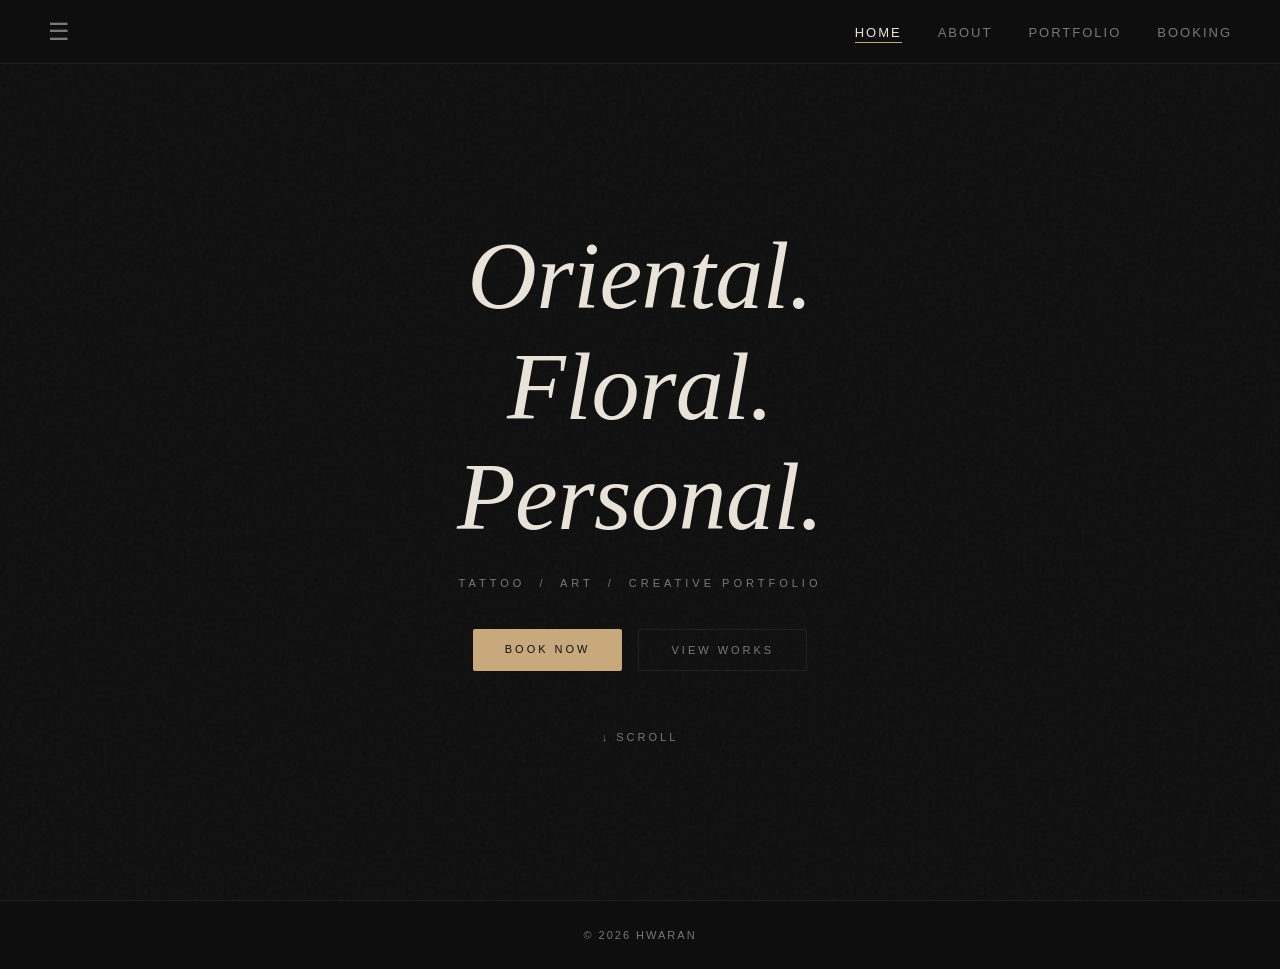
<file: index.html>
<!DOCTYPE html>
<html lang="en">
<head>
    <meta charset="UTF-8">
    <meta name="viewport" content="width=device-width, initial-scale=1.0"/>
    <title>Hwa Ran</title>
    <link rel="stylesheet" href="style.css"/>
</head>

<body>

<input type="checkbox" id="menu-toggle">

<header>
    <nav class="navbar">
        <label for="menu-toggle" class="menu-icon">☰</label>
        <ul class="nav-links">
            <li><a href="index.html" class="active">Home</a></li>
            <li><a href="about.html">About</a></li>
            <li><a href="portfolio.html">Portfolio</a></li>
            <li><a href="booking.html">Booking</a></li>
        </ul>
    </nav>
</header>

<aside class="sidebar">
    <h3>Hwa Ran</h3>
    <ul>
        <li><a href="https://www.instagram.com/hwa.ran_tattoo/" target="_blank">Instagram</a></li>
        <li>Artworks</li>
        <li>Contact</li>
    </ul>
</aside>

<label for="menu-toggle" class="overlay"></label>

<main class="main-content">
    <section class="hero">
        <div class="hero-text fade-in">
            <h1>
                Oriental.<br>
                Floral.<br>
                Personal.
            </h1>
            <p>Tattoo &nbsp;/&nbsp; Art &nbsp;/&nbsp; Creative Portfolio</p>
            <div class="hero-buttons">
                <a href="booking.html">Book Now</a>
                <a href="portfolio.html">View Works</a>
            </div>
            <div class="scroll-down">↓ Scroll</div>
        </div>
    </section>
</main>

<footer class="bottom-banner">
    <p>&copy; 2026 HwaRan</p>
</footer>

</body>
</html>
</file>
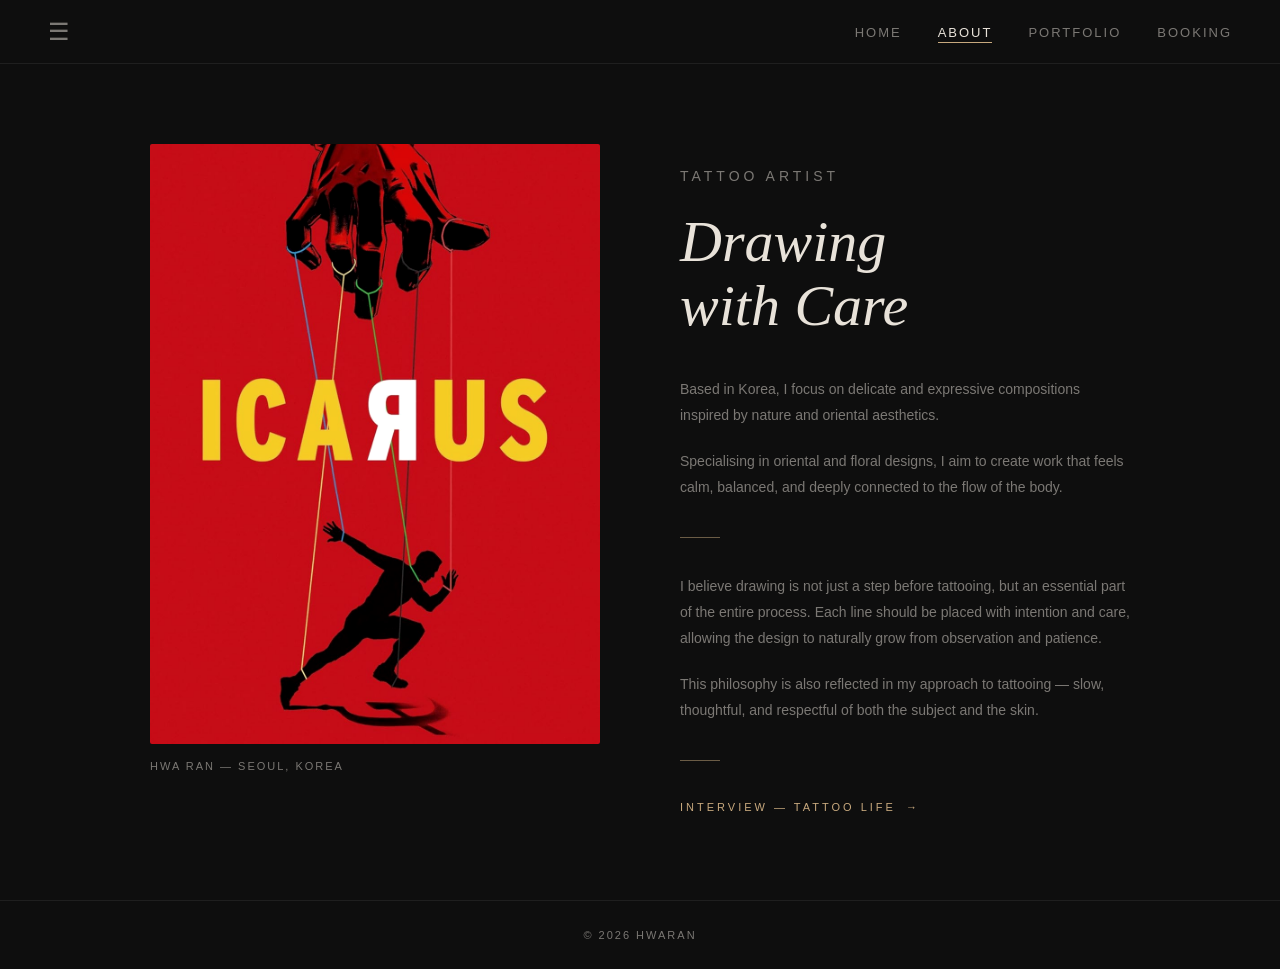
<file: about.html>
<!DOCTYPE html>
<html lang="en">
<head>
    <meta charset="UTF-8">
    <meta name="viewport" content="width=device-width, initial-scale=1.0"/>
    <title>About | Hwa Ran</title>
    <link rel="stylesheet" href="style.css"/>
</head>

<body>

<input type="checkbox" id="menu-toggle">

<header>
    <nav class="navbar">
        <label for="menu-toggle" class="menu-icon">☰</label>
        <ul class="nav-links">
            <li><a href="index.html">Home</a></li>
            <li><a href="about.html" class="active">About</a></li>
            <li><a href="portfolio.html">Portfolio</a></li>
            <li><a href="booking.html">Booking</a></li>
        </ul>
    </nav>
</header>

<aside class="sidebar">
    <h3>Hwa Ran</h3>
    <ul>
        <li><a href="https://www.instagram.com/hwa.ran_tattoo/" target="_blank">Instagram</a></li>
        <li>Artworks</li>
        <li>Contact</li>
    </ul>
</aside>

<label for="menu-toggle" class="overlay"></label>

<main class="main-content">
    <section class="about-page fade-in">

        <!-- LEFT: IMAGE -->
        <div class="about-image-col">
            <img src="img/yj2.jpg" alt="Hwa Ran">
            <p class="about-image-caption">Hwa Ran — Seoul, Korea</p>
        </div>

        <!-- RIGHT: TEXT -->
        <div class="about-text-col">

            <p class="about-eyebrow">Tattoo Artist</p>

            <h2>Drawing<br>with Care</h2>

            <p>
                Based in Korea, I focus on delicate and expressive compositions
                inspired by nature and oriental aesthetics.
            </p>

            <p>
                Specialising in oriental and floral designs, I aim to create work
                that feels calm, balanced, and deeply connected to the flow of the body.
            </p>

            <div class="about-divider"></div>

            <p>
                I believe drawing is not just a step before tattooing, but an essential
                part of the entire process. Each line should be placed with intention
                and care, allowing the design to naturally grow from observation and patience.
            </p>

            <p>
                This philosophy is also reflected in my approach to tattooing —
                slow, thoughtful, and respectful of both the subject and the skin.
            </p>

            <div class="about-divider"></div>

            <a class="about-link"
               href="https://www.tattoolife.com/hwaran-and-the-importance-of-drawing-with-care/"
               target="_blank">
                Interview — Tattoo Life
            </a>

        </div>

    </section>
</main>

<footer class="bottom-banner">
    <p>&copy; 2026 HwaRan</p>
</footer>

</body>
</html>
</file>
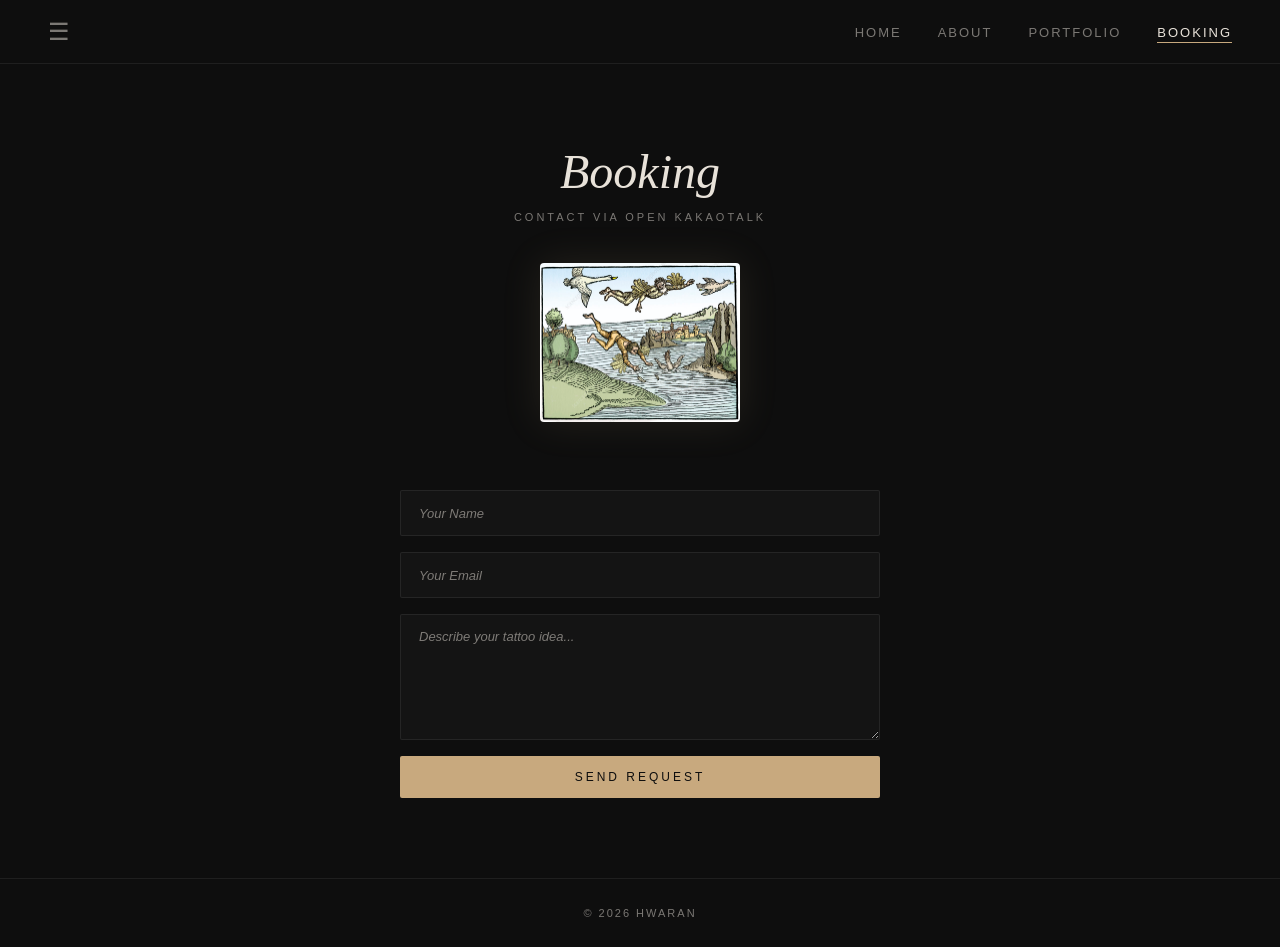
<file: booking.html>
<!DOCTYPE html>
<html lang="en">
<head>
    <meta charset="UTF-8">
    <meta name="viewport" content="width=device-width, initial-scale=1.0"/>
    <title>Booking | Hwa Ran</title>
    <link rel="stylesheet" href="style.css"/>
</head>

<body>

<input type="checkbox" id="menu-toggle">

<header>
    <nav class="navbar">
        <label for="menu-toggle" class="menu-icon">☰</label>
        <ul class="nav-links">
            <li><a href="index.html">Home</a></li>
            <li><a href="about.html">About</a></li>
            <li><a href="portfolio.html">Portfolio</a></li>
            <li><a href="booking.html" class="active">Booking</a></li>
        </ul>
    </nav>
</header>

<aside class="sidebar">
    <h3>Hwa Ran</h3>
    <ul>
        <li><a href="https://www.instagram.com/hwa.ran_tattoo/" target="_blank">Instagram</a></li>
        <li>Artworks</li>
        <li>Contact</li>
    </ul>
</aside>

<label for="menu-toggle" class="overlay"></label>

<main class="main-content">
    <section class="booking fade-in">

        <h2>Booking</h2>
        <p>Contact via Open KakaoTalk</p>

        <div class="qr-area">
            <img src="img/qr.jpg" alt="KakaoTalk QR Code"/>
        </div>

   <form class="booking-form"
              action="mailto:soalte@icloud.com"
              method="post"
              enctype="text/plain">

            <input type="text"  placeholder="Your Name"  required>
            <input type="email" placeholder="Your Email" required>
            <textarea placeholder="Describe your tattoo idea..." rows="6" required></textarea>
            <button type="submit">Send Request</button>
        </form>

    </section>
</main>

<footer class="bottom-banner">
    <p>&copy; 2026 HwaRan</p>
</footer>

</body>
</html>
</file>
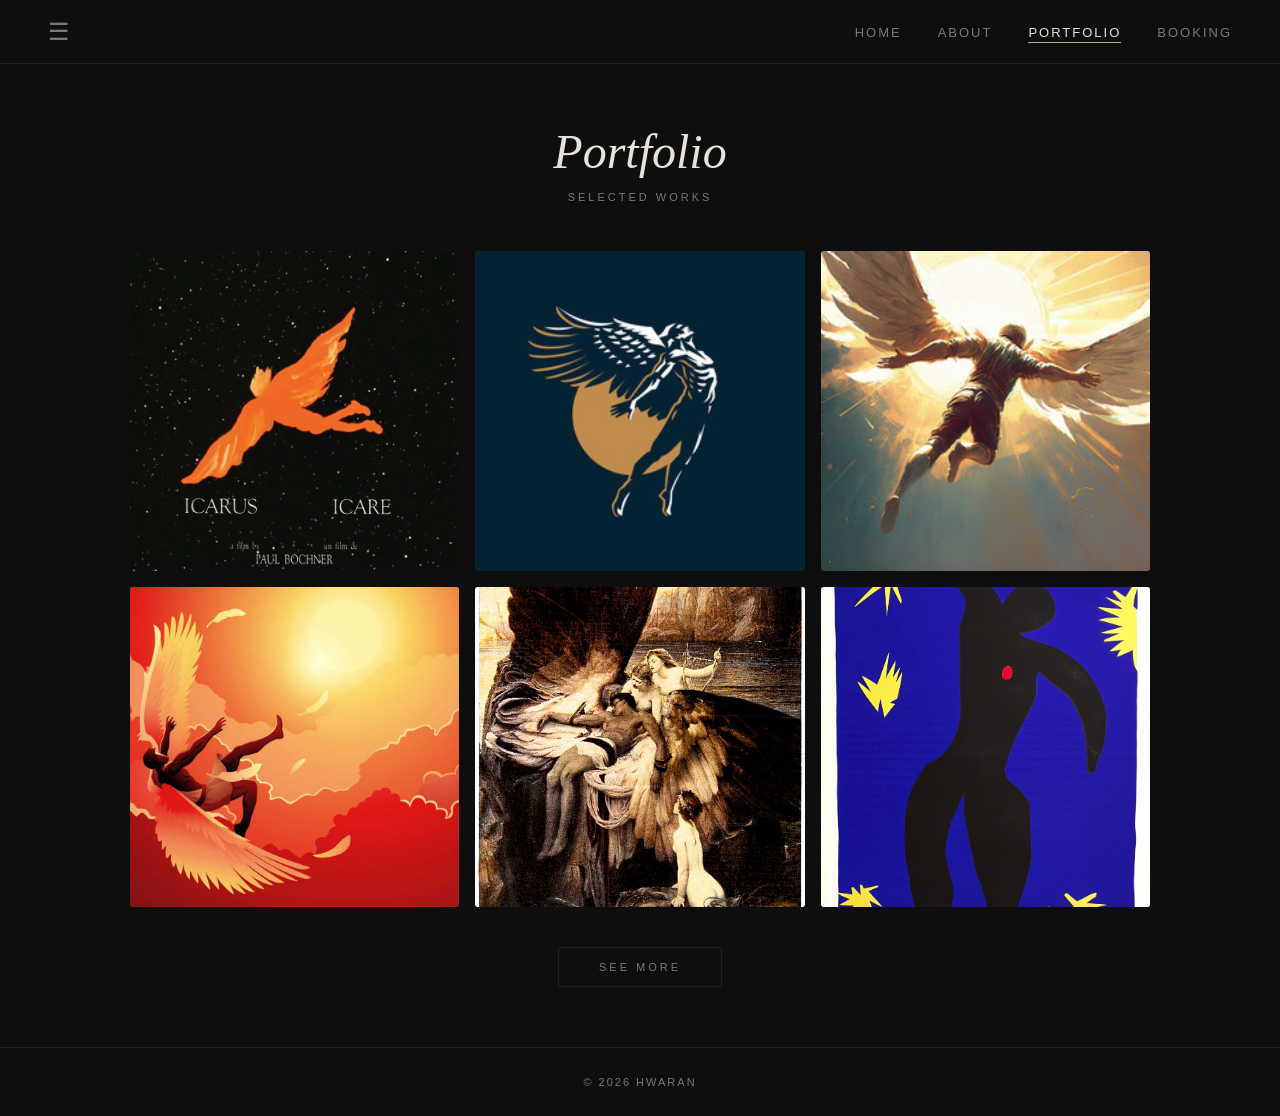
<file: portfolio.html>
<!DOCTYPE html>
<html lang="en">
<head>
    <meta charset="UTF-8">
    <meta name="viewport" content="width=device-width, initial-scale=1.0"/>
    <title>Portfolio | Hwa Ran</title>
    <link rel="stylesheet" href="style.css"/>
</head>

<body>

<input type="checkbox" id="menu-toggle">

<header>
    <nav class="navbar">
        <label for="menu-toggle" class="menu-icon">☰</label>
        <ul class="nav-links">
            <li><a href="index.html">Home</a></li>
            <li><a href="about.html">About</a></li>
            <li><a href="portfolio.html" class="active">Portfolio</a></li>
            <li><a href="booking.html">Booking</a></li>
        </ul>
    </nav>
</header>

<aside class="sidebar">
    <h3>Hwa Ran</h3>
    <ul>
        <li><a href="https://www.instagram.com/hwa.ran_tattoo/" target="_blank">Instagram</a></li>
        <li>Artworks</li>
        <li>Contact</li>
    </ul>
</aside>

<label for="menu-toggle" class="overlay"></label>

<main class="main-content">
    <section class="portfolio fade-in">

        <h2>Portfolio</h2>
        <p class="portfolio-subtitle">Selected Works</p>

        <!-- See More toggle (checkbox trick) -->
        <input type="checkbox" id="show-more">

        <div class="portfolio-grid">

            <!-- first 6 immer da -->
            <a href="#lb1" class="lb-thumb">
                <img src="img/wk1.jpg" alt="Work 1">
            </a>
            <div id="lb1" class="lightbox">
                <a href="#" class="lb-close" aria-label="Close"></a>
                <img src="img/wk1.jpg" alt="Work 1">
            </div>

            <a href="#lb2" class="lb-thumb">
                <img src="img/wk2.jpg" alt="Work 2">
            </a>
            <div id="lb2" class="lightbox">
                <a href="#" class="lb-close" aria-label="Close"></a>
                <img src="img/wk2.jpg" alt="Work 2">
            </div>

            <a href="#lb3" class="lb-thumb">
                <img src="img/wk3.jpg" alt="Work 3">
            </a>
            <div id="lb3" class="lightbox">
                <a href="#" class="lb-close" aria-label="Close"></a>
                <img src="img/wk3.jpg" alt="Work 3">
            </div>

            <a href="#lb4" class="lb-thumb">
                <img src="img/wk4.jpg" alt="Work 4">
            </a>
            <div id="lb4" class="lightbox">
                <a href="#" class="lb-close" aria-label="Close"></a>
                <img src="img/wk4.jpg" alt="Work 4">
            </div>

            <a href="#lb5" class="lb-thumb">
                <img src="img/wk5.jpg" alt="Work 5">
            </a>
            <div id="lb5" class="lightbox">
                <a href="#" class="lb-close" aria-label="Close"></a>
                <img src="img/wk5.jpg" alt="Work 5">
            </div>

            <a href="#lb6" class="lb-thumb">
                <img src="img/wk6.jpg" alt="Work 6">
            </a>
            <div id="lb6" class="lightbox">
                <a href="#" class="lb-close" aria-label="Close"></a>
                <img src="img/wk6.jpg" alt="Work 6">
            </div>

            <!--extra — hide default, show-more:checked dann an -->
            <a href="#lb7" class="lb-thumb extra">
                <img src="img/wk7.jpg" alt="Work 7">
            </a>
            <div id="lb7" class="lightbox">
                <a href="#" class="lb-close" aria-label="Close"></a>
                <img src="img/wk7.jpg" alt="Work 7">
            </div>

            <a href="#lb8" class="lb-thumb extra">
                <img src="img/wk8.jpg" alt="Work 8">
            </a>
            <div id="lb8" class="lightbox">
                <a href="#" class="lb-close" aria-label="Close"></a>
                <img src="img/wk8.jpg" alt="Work 8">
            </div>

            <a href="#lb9" class="lb-thumb extra">
                <img src="img/wk9.jpg" alt="Work 9">
            </a>
            <div id="lb9" class="lightbox">
                <a href="#" class="lb-close" aria-label="Close"></a>
                <img src="img/wk9.jpg" alt="Work 9">
            </div>

            <!-- wenn mehr dann, class="lb-thumb extra" hinzufuegen -->

        </div>

        <!-- btn  — jeweils  -->
        <label for="show-more" class="see-more-btn">
            <span class="label-more">See More</span>
            <span class="label-less">Show Less</span>
        </label>

    </section>
</main>

<footer class="bottom-banner">
    <p>&copy; 2026 HwaRan</p>
</footer>

</body>
</html>
</file>
<file: style.css>
/* =========================
   RESET
========================= */

* {
    margin: 0;
    padding: 0;
    box-sizing: border-box;
}

/* =========================
   FONTS
========================= */

@import url('https://fonts.googleapis.com/css2?family=Cormorant+Garamond:ital,wght@0,300;0,400;1,300;1,400&family=Noto+Sans+KR:wght@300;400&display=swap');

/* =========================
   CSS VARIABLES
========================= */

:root {
    --bg:        #0e0e0e;
    --surface:   #141414;
    --border:    rgba(255,255,255,0.07);
    --accent:    #c8a97e;        /* warm gold */
    --accent2:   #ff4d6d;
    --text:      #e8e2d9;
    --muted:     rgba(232,226,217,0.5);
    --nav-h:     64px;
}

/* =========================
   BASE
========================= */

body {
    font-family: 'Noto Sans KR', sans-serif;
    background: var(--bg);
    color: var(--text);
    overflow-x: hidden;
}

/* =========================
   HEADER / NAV
========================= */

header {
    position: fixed;
    top: 0;
    left: 0;
    width: 100%;
    height: var(--nav-h);

    background: var(--bg);           
    border-bottom: 1px solid var(--border);

    z-index: 1000;
}

/* NAV CONTAINER */
.navbar {
    height: 100%;
    display: flex;
    align-items: center;
    justify-content: space-between;
    padding: 0 48px;
}

/* =========================
   MENU TOGGLE
========================= */

#menu-toggle {
    display: none;
}

/* ☰ BUTTON */
.menu-icon {
    font-size: 24px;
    cursor: pointer;
    color: var(--muted);
    letter-spacing: 2px;
    transition: color 0.3s;
    user-select: none;
}

.menu-icon:hover {
    color: var(--text);
}

/* NAV LINKS */
.nav-links {
    list-style: none;
    display: flex;
    gap: 36px;
}

.nav-links a {
    text-decoration: none;
    color: var(--muted);
    font-size: 13px;
    letter-spacing: 2px;
    text-transform: uppercase;
    transition: color 0.3s;
}

.nav-links a:hover {
    color: var(--accent);
}

/* 현재 페이지 표시 */
.nav-links a.active {
    color: var(--text);
    border-bottom: 1px solid var(--accent);
    padding-bottom: 2px;
}

/* =========================
   SIDEBAR
========================= */

.sidebar {
    position: fixed;
    top: 0;
    left: 0;

    width: 240px;
    height: 100vh;

    background: var(--surface);
    border-right: 1px solid var(--border);

    padding: 32px 28px;
    padding-top: calc(var(--nav-h) + 32px);   /* ✅ nav 높이 아래서 시작 */

    transform: translateX(-260px);
    transition: transform 0.35s cubic-bezier(0.4,0,0.2,1);

    z-index: 1001;
}

/* OPEN SIDEBAR */
#menu-toggle:checked ~ .sidebar {
    transform: translateX(0);
}

/* SIDEBAR TITLE */
.sidebar h3 {
    font-family: 'Cormorant Garamond', serif;
    font-size: 22px;          /* ✅ 글씨 크게 */
    font-weight: 300;
    letter-spacing: 3px;
    color: var(--accent);
    margin-bottom: 32px;
    text-transform: uppercase;
}

/* SIDEBAR LIST */
.sidebar ul {
    list-style: none;
}

.sidebar li {
    margin: 0;
    border-bottom: 1px solid var(--border);
}

.sidebar li:first-child {
    border-top: 1px solid var(--border);
}

/* SIDEBAR LINKS & ITEMS */
.sidebar li a,
.sidebar li span,
.sidebar li {
    display: block;
    padding: 14px 0;

    font-size: 13px;          
    letter-spacing: 2.5px;
    text-transform: uppercase;
    text-decoration: none;      
    color: var(--muted);        

    cursor: pointer;
    transition: color 0.25s, padding-left 0.25s;
}

.sidebar li a:hover,
.sidebar li:hover {
    color: var(--accent);
    padding-left: 6px;
}

/* =========================
   OVERLAY
========================= */

.overlay {
    position: fixed;
    inset: 0;

    background: rgba(0,0,0,0.6);
    backdrop-filter: blur(2px);

    opacity: 0;
    visibility: hidden;

    transition: 0.3s ease;

    z-index: 1000;
    pointer-events: none;
}

/* SHOW OVERLAY */
#menu-toggle:checked ~ .overlay {
    pointer-events: auto;
    opacity: 1;
    visibility: visible;
}

/* =========================
   MAIN CONTENT
========================= */

.main-content {
    margin-top: var(--nav-h);
    padding: 0;
}

/* =========================
   HERO
========================= */

.hero {
    min-height: calc(100vh - var(--nav-h));
    display: flex;
    justify-content: center;
    align-items: center;
    text-align: center;

    background: var(--bg);    
    position: relative;
    overflow: hidden;
}

/* subtle grain texture */
.hero::before {
    content: '';
    position: absolute;
    inset: 0;
    background-image: url("data:image/svg+xml,%3Csvg viewBox='0 0 256 256' xmlns='http://www.w3.org/2000/svg'%3E%3Cfilter id='noise'%3E%3CfeTurbulence type='fractalNoise' baseFrequency='0.9' numOctaves='4' stitchTiles='stitch'/%3E%3C/filter%3E%3Crect width='100%25' height='100%25' filter='url(%23noise)' opacity='0.03'/%3E%3C/svg%3E");
    pointer-events: none;
}

.hero-text {
    position: relative;
    z-index: 1;
}

.hero h1 {
    font-family: 'Cormorant Garamond', serif;
    font-size: clamp(52px, 8vw, 96px);
    font-weight: 300;
    font-style: italic;
    line-height: 1.15;
    letter-spacing: -0.5px;
    color: var(--text);
}

.hero p {
    margin-top: 24px;
    font-size: 11px;
    letter-spacing: 4px;
    text-transform: uppercase;
    color: var(--muted);
}

/* HERO BUTTONS */
.hero-buttons {
    margin-top: 40px;
    display: flex;
    gap: 16px;
    justify-content: center;
}

.hero-buttons a {
    text-decoration: none;
    font-size: 11px;
    letter-spacing: 3px;
    text-transform: uppercase;
    padding: 14px 32px;
    border-radius: 2px;
    transition: all 0.3s;
}

.hero-buttons a:first-child {
    background: var(--accent);
    color: #0e0e0e;
}

.hero-buttons a:first-child:hover {
    background: #d4b88e;
}

.hero-buttons a:last-child {
    border: 1px solid var(--border);
    color: var(--muted);
}

.hero-buttons a:last-child:hover {
    border-color: var(--accent);
    color: var(--accent);
}

/* SCROLL DOWN */
.scroll-down {
    margin-top: 60px;
    font-size: 11px;
    letter-spacing: 3px;
    text-transform: uppercase;
    color: var(--muted);
    animation: float 2.5s ease-in-out infinite;
}

@keyframes float {
    0%, 100% { transform: translateY(0); }
    50% { transform: translateY(6px); }
}

/* =========================
   FOOTER
========================= */

.bottom-banner {
    text-align: center;
    padding: 28px;
    border-top: 1px solid var(--border);
    font-size: 11px;
    letter-spacing: 2px;
    text-transform: uppercase;
    color: var(--muted);
    background: var(--bg);
}

/* =========================
   MOBILE
========================= */

@media (max-width: 768px) {

    
    header {
        position: fixed;
        width: 100vw;         
        left: 0;
    }

    .navbar {
        padding: 0 16px;
        gap: 8px;
    }

   
    .nav-links {
        gap: 14px;
    }

    .nav-links a {
        font-size: 10px;
        letter-spacing: 1px;
    }

    .menu-icon {
        font-size: 20px;
    }

    /* SIDEBAR */
    .sidebar {
        width: 200px;
    }

    /* HERO */
    .hero h1 {
        font-size: clamp(38px, 10vw, 56px);
    }

    .hero-buttons {
        flex-direction: column;
        align-items: center;
        gap: 12px;
    }

    .hero-buttons a {
        width: 200px;
        text-align: center;
    }

    /* ABOUT */
    .about-page {
        grid-template-columns: 1fr;
        padding: 32px 20px;
        gap: 32px;
    }

    .about-image-col {
        position: static;
    }

    .about-image-col img {
        aspect-ratio: 4/3;
    }

    /* PORTFOLIO */
    .portfolio {
        padding: 40px 16px;
    }

    .portfolio-grid {
        grid-template-columns: 1fr 1fr;
        gap: 10px;
    }

    .lb-thumb img {
        height: 180px;
    }

    /* BOOKING */
    .booking {
        padding: 48px 20px;
    }
}


/* =========================
   ABOUT PAGE 
========================= */

.about-page {
    min-height: calc(100vh - var(--nav-h));
    display: grid;
    grid-template-columns: 1fr 1fr;
    max-width: 1100px;
    margin: 0 auto;
    padding: 80px 60px;
    gap: 80px;
    align-items: start;
}

/* LEFT: IMAGE COLUMN */
.about-image-col {
    position: sticky;
    top: calc(var(--nav-h) + 40px);
}

.about-image-col img {
    width: 100%;
    aspect-ratio: 3/4;
    object-fit: cover;
    border-radius: 2px;
    display: block;
    filter: grayscale(20%) contrast(1.05);
}

.about-image-caption {
    margin-top: 16px;
    font-size: 11px;
    letter-spacing: 2px;
    text-transform: uppercase;
    color: var(--muted);
}

/* RIGHT: TEXT COLUMN */
.about-text-col {
    padding-top: 20px;
}

.about-eyebrow {
    font-size: 10px;
    letter-spacing: 4px;
    text-transform: uppercase;
    color: var(--accent);
    margin-bottom: 24px;
}

.about-text-col h2 {
    font-family: 'Cormorant Garamond', serif;
    font-size: clamp(36px, 5vw, 58px);
    font-weight: 300;
    font-style: italic;
    line-height: 1.1;
    margin-bottom: 40px;
    color: var(--text);
}

.about-text-col p {
    font-size: 14px;
    line-height: 1.85;
    color: var(--muted);
    margin-bottom: 20px;
}

.about-divider {
    width: 40px;
    height: 1px;
    background: var(--accent);
    margin: 36px 0;
    opacity: 0.5;
}

.about-link {
    display: inline-flex;
    align-items: center;
    gap: 10px;
    font-size: 11px;
    letter-spacing: 3px;
    text-transform: uppercase;
    color: var(--accent);
    text-decoration: none;
    border-bottom: 1px solid transparent;
    padding-bottom: 2px;
    transition: border-color 0.3s;
}

.about-link:hover {
    border-color: var(--accent);
}

.about-link::after {
    content: '→';
}

@media (max-width: 768px) {
    .about-page {
        grid-template-columns: 1fr;
        padding: 40px 24px;
        gap: 40px;
    }
    .about-image-col {
        position: static;
    }
}

/* =========================
   PORTFOLIO PAGE
========================= */

.portfolio {
    max-width: 1100px;
    margin: 0 auto;
    padding: 60px 40px;
    text-align: center;
}

.portfolio h2 {
    font-family: 'Cormorant Garamond', serif;
    font-size: 48px;
    font-weight: 300;
    font-style: italic;
    margin-bottom: 12px;
}

.portfolio-subtitle {
    font-size: 11px;
    letter-spacing: 3px;
    text-transform: uppercase;
    color: var(--muted);
    margin-bottom: 48px;
}

.portfolio-grid {
    display: grid;
    grid-template-columns: repeat(auto-fit, minmax(260px, 1fr));
    gap: 16px;
}

.portfolio-grid img {
    width: 100%;
    height: 320px;
    object-fit: cover;
    border-radius: 2px;
    transition: 0.4s ease;
    filter: grayscale(10%);
}

.portfolio-grid img:hover {
    transform: scale(1.02);
    filter: grayscale(0%);
    box-shadow: 0 16px 40px rgba(0,0,0,0.5);
}

/* =========================
   BOOKING PAGE
========================= */

.booking {
    max-width: 560px;
    margin: 0 auto;
    padding: 80px 40px;
    text-align: center;
}

.booking h2 {
    font-family: 'Cormorant Garamond', serif;
    font-size: 48px;
    font-weight: 300;
    font-style: italic;
    margin-bottom: 12px;
}

.booking > p {
    font-size: 11px;
    letter-spacing: 3px;
    text-transform: uppercase;
    color: var(--muted);
    margin-bottom: 40px;
}

.qr-area img {
    width: 200px;
    max-width: 80%;
    border-radius: 4px;
    box-shadow: 0 0 40px rgba(200,169,126,0.12);
    margin-bottom: 16px;
}

.booking-form {
    width: 100%;
    margin: 48px auto 0;
    display: flex;
    flex-direction: column;
    gap: 16px;
}

.booking-form input,
.booking-form textarea {
    width: 100%;
    padding: 14px 18px;
    background: var(--surface);
    border: 1px solid var(--border);
    color: var(--text);
    font-family: 'Noto Sans KR', sans-serif;
    font-size: 14px;
    border-radius: 2px;
    outline: none;
    transition: border-color 0.3s, box-shadow 0.3s;
}

.booking-form input:focus,
.booking-form textarea:focus {
    border-color: var(--accent);
    box-shadow: 0 0 0 3px rgba(200,169,126,0.08);
}

.booking-form input::placeholder,
.booking-form textarea::placeholder {
    color: var(--muted);
    font-style: italic;
    font-size: 13px;
}

.booking-form button {
    padding: 14px;
    border: none;
    border-radius: 2px;
    background: var(--accent);
    color: #0e0e0e;
    font-family: 'Noto Sans KR', sans-serif;
    font-size: 12px;
    letter-spacing: 3px;
    text-transform: uppercase;
    cursor: pointer;
    transition: background 0.3s, transform 0.2s;
}

.booking-form button:hover {
    background: #d4b88e;
    transform: translateY(-1px);
}

/* =========================
   FADE IN ANIMATION
========================= */

.fade-in {
    opacity: 0;
    transform: translateY(24px);
    animation: fadeUp 0.9s cubic-bezier(0.4,0,0.2,1) forwards;
    animation-delay: 0.1s;
}

@keyframes fadeUp {
    to {
        opacity: 1;
        transform: translateY(0);
    }
}


/* =========================
   LIGHTBOX  (CSS-only, :target)
========================= */


.lb-thumb {
    display: block;
    cursor: zoom-in;
    border-radius: 2px;
    overflow: hidden;
}

.lb-thumb img {
    width: 100%;
    height: 320px;
    object-fit: cover;
    display: block;
    transition: transform 0.4s ease, filter 0.4s ease;
    filter: grayscale(10%);
}

.lb-thumb:hover img {
    transform: scale(1.03);
    filter: grayscale(0%);
    box-shadow: 0 16px 40px rgba(0,0,0,0.5);
}


.lightbox {
    position: fixed;
    inset: 0;
    z-index: 9999;

    display: flex;
    align-items: center;
    justify-content: center;

    background: rgba(10, 10, 10, 0.92);
    backdrop-filter: blur(6px);

    
    opacity: 0;
    visibility: hidden;
    pointer-events: none;

    transition: opacity 0.3s ease, visibility 0.3s ease;
}


.lightbox:target {
    opacity: 1;
    visibility: visible;
    pointer-events: auto;
}

/* expand img */
.lightbox img {
    max-width: min(90vw, 820px);
    max-height: 88vh;
    width: auto;
    height: auto;
    object-fit: contain;
    border-radius: 2px;

    transform: scale(0.92);
    transition: transform 0.35s cubic-bezier(0.4, 0, 0.2, 1);

    box-shadow: 0 32px 80px rgba(0,0,0,0.6);
}

.lightbox:target img {
    transform: scale(1);
}


.lb-close {
    position: absolute;
    inset: 0;
    cursor: zoom-out;
}


.lb-close::after {
    content: '✕';
    position: absolute;
    top: 24px;
    right: 32px;

    font-size: 20px;
    color: rgba(255,255,255,0.45);
    letter-spacing: 0;
    transition: color 0.2s;
    pointer-events: none;
}

.lightbox:target .lb-close:hover::after {
    color: var(--accent);
}


/* =========================
   SEE MORE  (CSS-only, checkbox trick)
========================= */


#show-more {
    display: none;
}


.lb-thumb.extra {
    display: none;
}


#show-more:checked ~ .portfolio-grid .lb-thumb.extra {
    display: block;
}


.see-more-btn {
    display: inline-flex;
    align-items: center;
    justify-content: center;
    margin-top: 40px;
    padding: 13px 40px;
    border: 1px solid var(--border);
    border-radius: 2px;
    cursor: pointer;
    font-size: 11px;
    letter-spacing: 3px;
    text-transform: uppercase;
    color: var(--muted);
    transition: border-color 0.3s, color 0.3s;
    user-select: none;
}

.see-more-btn:hover {
    border-color: var(--accent);
    color: var(--accent);
}


.label-more { display: inline; }
.label-less  { display: none;   }

#show-more:checked ~ .see-more-btn .label-more { display: none;   }
#show-more:checked ~ .see-more-btn .label-less  { display: inline; }
</file>
